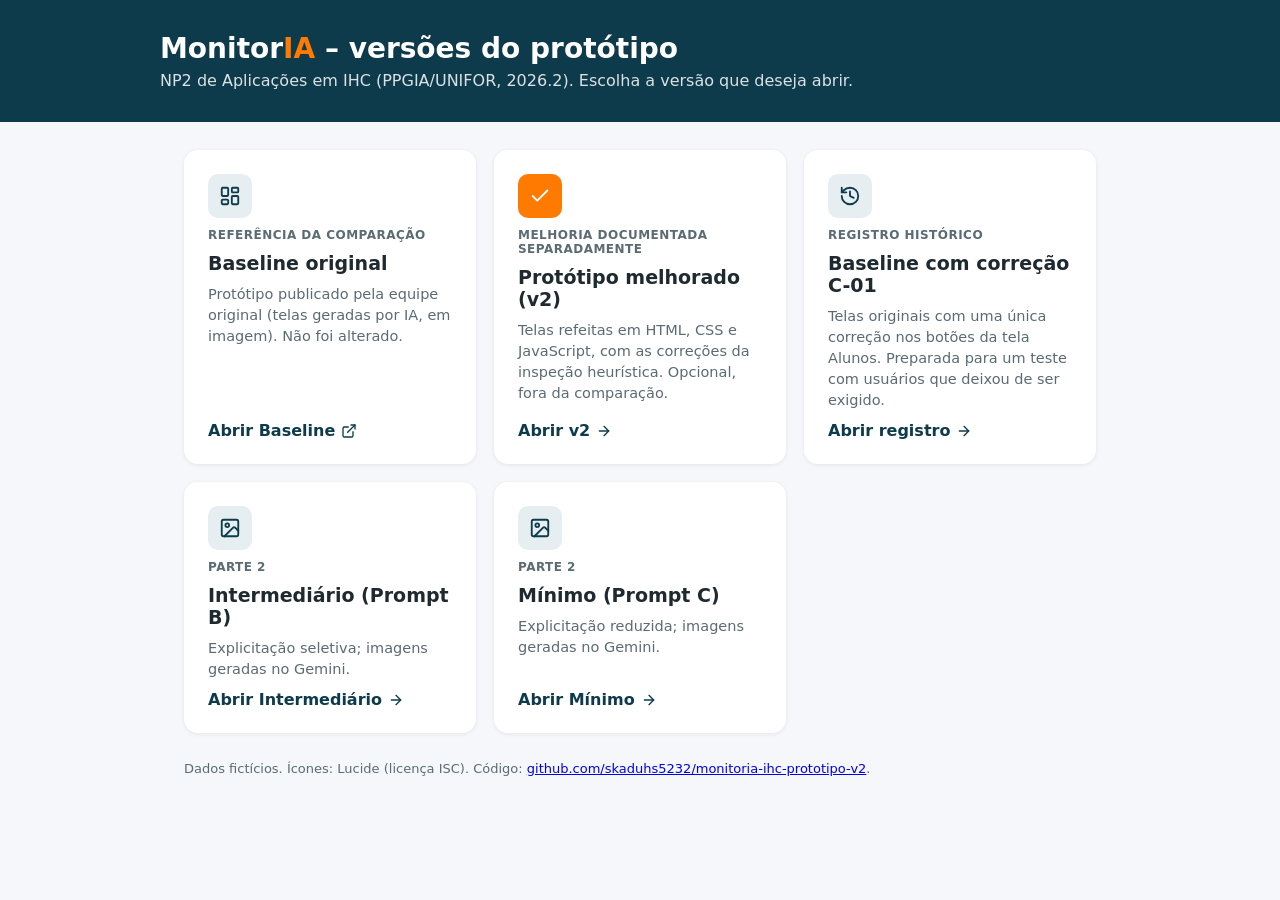
<file: index.html>
<!DOCTYPE html>
<html lang="pt-BR">
<head>
<meta charset="utf-8" />
<meta name="viewport" content="width=device-width, initial-scale=1" />
<title>MonitorIA – versões do protótipo (NP2 de IHC)</title>
<style>
:root{--azul:#0D3B4C;--laranja:#FF7A00;--fundo:#F5F7FA;--texto:#1f2a30;--muted:#5b6b73}
*{box-sizing:border-box}body{margin:0;font-family:system-ui,-apple-system,"Segoe UI",Roboto,Arial,sans-serif;background:var(--fundo);color:var(--texto)}
header{background:var(--azul);color:#fff;padding:32px 24px}header .wrap{max-width:960px;margin:0 auto}
h1{margin:0 0 6px;font-size:28px}h1 b{color:var(--laranja)}header p{margin:0;opacity:.85}
main{max-width:960px;margin:28px auto;padding:0 24px}
.grid{display:grid;grid-template-columns:repeat(auto-fit,minmax(260px,1fr));gap:18px}
a.card{display:flex;flex-direction:column;gap:10px;background:#fff;border-radius:14px;padding:22px;text-decoration:none;color:inherit;box-shadow:0 1px 4px rgba(0,0,0,.08);border:2px solid transparent}
a.card:hover,a.card:focus-visible{border-color:var(--laranja);outline:none}
.ico{width:44px;height:44px;border-radius:10px;display:flex;align-items:center;justify-content:center;background:#e6eef1;color:var(--azul)}
.card.main .ico{background:var(--laranja);color:#fff}
.card h2{margin:0;font-size:19px}.card p{margin:0;color:var(--muted);font-size:14.5px;line-height:1.45}
.tag{font-size:12px;font-weight:600;text-transform:uppercase;letter-spacing:.04em;color:var(--muted)}
.go{margin-top:auto;display:inline-flex;align-items:center;gap:6px;font-weight:600;color:var(--azul)}
footer{max-width:960px;margin:0 auto 32px;padding:0 24px;color:var(--muted);font-size:13px}
</style>
</head>
<body>
<header><div class="wrap">
<h1>Monitor<b>IA</b> – versões do protótipo</h1>
<p>NP2 de Aplicações em IHC (PPGIA/UNIFOR, 2026.2). Escolha a versão que deseja abrir.</p>
</div></header>
<main>
<div class="grid">
<a class="card" href="https://anapsaraujo100.github.io/monitoria-ihc-prototipo/">
<span class="ico"><svg xmlns="http://www.w3.org/2000/svg" width="22" height="22" viewBox="0 0 24 24" fill="none" stroke="currentColor" stroke-width="2" stroke-linecap="round" stroke-linejoin="round" aria-hidden="true" focusable="false"><rect width="7" height="9" x="3" y="3" rx="1" /> <rect width="7" height="5" x="14" y="3" rx="1" /> <rect width="7" height="9" x="14" y="12" rx="1" /> <rect width="7" height="5" x="3" y="16" rx="1" /></svg></span>
<span class="tag">Referência da comparação</span>
<h2>Baseline original</h2>
<p>Protótipo publicado pela equipe original (telas geradas por IA, em imagem). Não foi alterado.</p>
<span class="go">Abrir Baseline <svg xmlns="http://www.w3.org/2000/svg" width="16" height="16" viewBox="0 0 24 24" fill="none" stroke="currentColor" stroke-width="2" stroke-linecap="round" stroke-linejoin="round" aria-hidden="true" focusable="false"><path d="M15 3h6v6" /> <path d="M10 14 21 3" /> <path d="M18 13v6a2 2 0 0 1-2 2H5a2 2 0 0 1-2-2V8a2 2 0 0 1 2-2h6" /></svg></span>
</a>
<a class="card main" href="melhorado/">
<span class="ico"><svg xmlns="http://www.w3.org/2000/svg" width="22" height="22" viewBox="0 0 24 24" fill="none" stroke="currentColor" stroke-width="2" stroke-linecap="round" stroke-linejoin="round" aria-hidden="true" focusable="false"><path d="M20 6 9 17l-5-5" /></svg></span>
<span class="tag">Melhoria documentada separadamente</span>
<h2>Protótipo melhorado (v2)</h2>
<p>Telas refeitas em HTML, CSS e JavaScript, com as correções da inspeção heurística. Opcional, fora da comparação.</p>
<span class="go">Abrir v2 <svg xmlns="http://www.w3.org/2000/svg" width="16" height="16" viewBox="0 0 24 24" fill="none" stroke="currentColor" stroke-width="2" stroke-linecap="round" stroke-linejoin="round" aria-hidden="true" focusable="false"><path d="M5 12h14" /> <path d="m12 5 7 7-7 7" /></svg></span>
</a>
<a class="card" href="baseline-corrigido/">
<span class="ico"><svg xmlns="http://www.w3.org/2000/svg" width="22" height="22" viewBox="0 0 24 24" fill="none" stroke="currentColor" stroke-width="2" stroke-linecap="round" stroke-linejoin="round" aria-hidden="true" focusable="false"><path d="M3 12a9 9 0 1 0 9-9 9.75 9.75 0 0 0-6.74 2.74L3 8" /> <path d="M3 3v5h5" /> <path d="M12 7v5l4 2" /></svg></span>
<span class="tag">Registro histórico</span>
<h2>Baseline com correção C-01</h2>
<p>Telas originais com uma única correção nos botões da tela Alunos. Preparada para um teste com usuários que deixou de ser exigido.</p>
<span class="go">Abrir registro <svg xmlns="http://www.w3.org/2000/svg" width="16" height="16" viewBox="0 0 24 24" fill="none" stroke="currentColor" stroke-width="2" stroke-linecap="round" stroke-linejoin="round" aria-hidden="true" focusable="false"><path d="M5 12h14" /> <path d="m12 5 7 7-7 7" /></svg></span>
</a>
<a class="card" href="intermediario/">
<span class="ico"><svg xmlns="http://www.w3.org/2000/svg" width="22" height="22" viewBox="0 0 24 24" fill="none" stroke="currentColor" stroke-width="2" stroke-linecap="round" stroke-linejoin="round" aria-hidden="true" focusable="false"><rect width="18" height="18" x="3" y="3" rx="2" ry="2" /> <circle cx="9" cy="9" r="2" /> <path d="m21 15-3.086-3.086a2 2 0 0 0-2.828 0L6 21" /></svg></span>
<span class="tag">Parte 2</span>
<h2>Intermediário (Prompt B)</h2>
<p>Explicitação seletiva; imagens geradas no Gemini.</p>
<span class="go">Abrir Intermediário <svg xmlns="http://www.w3.org/2000/svg" width="16" height="16" viewBox="0 0 24 24" fill="none" stroke="currentColor" stroke-width="2" stroke-linecap="round" stroke-linejoin="round" aria-hidden="true" focusable="false"><path d="M5 12h14" /> <path d="m12 5 7 7-7 7" /></svg></span>
</a>
<a class="card" href="minimo/">
<span class="ico"><svg xmlns="http://www.w3.org/2000/svg" width="22" height="22" viewBox="0 0 24 24" fill="none" stroke="currentColor" stroke-width="2" stroke-linecap="round" stroke-linejoin="round" aria-hidden="true" focusable="false"><rect width="18" height="18" x="3" y="3" rx="2" ry="2" /> <circle cx="9" cy="9" r="2" /> <path d="m21 15-3.086-3.086a2 2 0 0 0-2.828 0L6 21" /></svg></span>
<span class="tag">Parte 2</span>
<h2>Mínimo (Prompt C)</h2>
<p>Explicitação reduzida; imagens geradas no Gemini.</p>
<span class="go">Abrir Mínimo <svg xmlns="http://www.w3.org/2000/svg" width="16" height="16" viewBox="0 0 24 24" fill="none" stroke="currentColor" stroke-width="2" stroke-linecap="round" stroke-linejoin="round" aria-hidden="true" focusable="false"><path d="M5 12h14" /> <path d="m12 5 7 7-7 7" /></svg></span>
</a>
</div>
</main>
<footer>Dados fictícios. Ícones: Lucide (licença ISC). Código: <a href="https://github.com/skaduhs5232/monitoria-ihc-prototipo-v2">github.com/skaduhs5232/monitoria-ihc-prototipo-v2</a>.</footer>
</body>
</html>
</file>
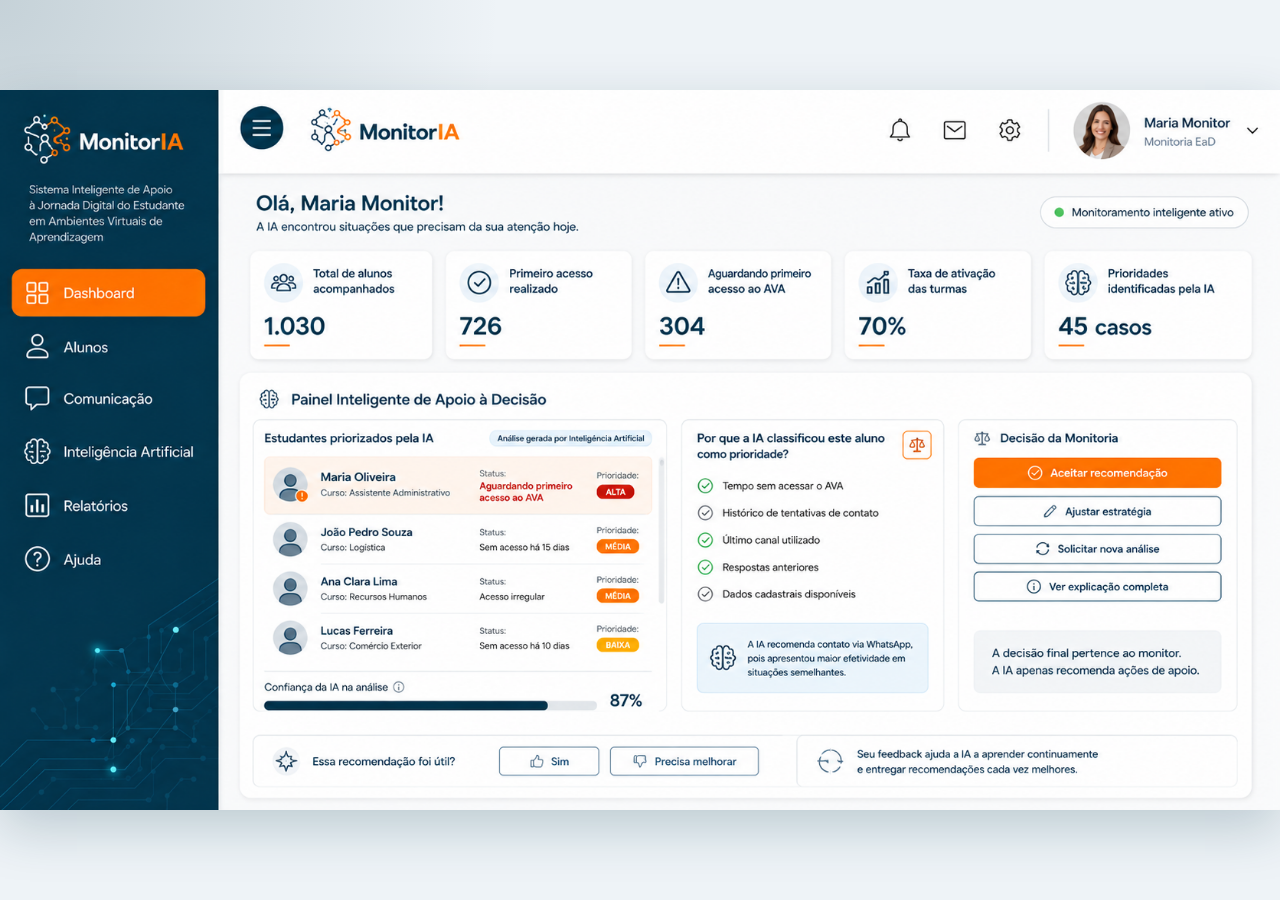
<file: baseline-corrigido/index.html>
<!DOCTYPE html>
<html lang="pt-BR">

<head>
  <meta charset="UTF-8" />
  <meta name="viewport" content="width=device-width, initial-scale=1.0" />

  <title>MonitorIA — Baseline com correção indispensável (C-01)</title>

  <link rel="stylesheet" href="style.css" />
</head>

<body>

  <main class="prototype-shell" aria-label="Protótipo navegável do sistema MonitorIA">

    <section class="stage" id="stage">

      <!-- Tela principal -->
      <img
        id="screenImage"
        class="screen-image"
        src="assets/dashboard.png"
        alt="Tela Dashboard do MonitorIA"
      />

      <!-- MENU LATERAL CLICÁVEL -->

      <button
        class="hotspot nav-hotspot"
        style="--top:25.5%; --left:1.1%; --width:14.8%; --height:6.7%;"
        data-screen="dashboard"
        aria-label="Abrir Dashboard">
      </button>

      <button
        class="hotspot nav-hotspot"
        style="--top:33.6%; --left:1.1%; --width:14.8%; --height:6.7%;"
        data-screen="alunos"
        aria-label="Abrir Alunos">
      </button>

      <button
        class="hotspot nav-hotspot"
        style="--top:39.6%; --left:1.1%; --width:14.8%; --height:6.7%;"
        data-screen="comunicacao"
        aria-label="Abrir Comunicação">
      </button>

      <button
        class="hotspot nav-hotspot"
        style="--top:47.6%; --left:1.1%; --width:14.8%; --height:6.7%;"
        data-screen="ia"
        aria-label="Abrir Inteligência Artificial">
      </button>

      <button
        class="hotspot nav-hotspot"
        style="--top:53.5%; --left:1.1%; --width:14.8%; --height:6.7%;"
        data-screen="relatorios"
        aria-label="Abrir Relatórios">
      </button>

      <button
        class="hotspot nav-hotspot"
        style="--top:60.5%; --left:1.1%; --width:14.8%; --height:6.7%;"
        data-screen="ajuda"
        aria-label="Abrir Ajuda">
      </button>

      <!-- BOTÕES INTERNOS – Dashboard (originais) -->
      <button class="hotspot action-hotspot" data-only="dashboard" style="--top:51%; --left:75%; --width:20%; --height:4.5%;" data-action="Ação simulada realizada pela monitoria." aria-label="Aceitar recomendação"></button>
      <button class="hotspot action-hotspot" data-only="dashboard" style="--top:57%; --left:75%; --width:20%; --height:4.5%;" data-action="Estratégia aberta para ajuste." aria-label="Ajustar estratégia"></button>
      <button class="hotspot action-hotspot" data-only="dashboard" style="--top:63%; --left:75%; --width:20%; --height:4.5%;" data-action="Nova análise solicitada à IA." aria-label="Solicitar nova análise"></button>
      <button class="hotspot action-hotspot" data-only="dashboard" style="--top:69%; --left:75%; --width:20%; --height:4.5%;" data-explain="dashboard" aria-label="Ver explicação completa"></button>

      <!-- CORREÇÃO C-01 (E1-02/E1-16) – Alunos: um botão por ação, nas coordenadas da imagem -->
      <button class="hotspot action-hotspot exact" data-only="alunos" style="--top:68.9%; --left:70.1%; --width:26.6%; --height:3%;" data-action="Dados cadastrais de João Pereira marcados para atualização pela monitoria." aria-label="Atualizar dados cadastrais"></button>
      <button class="hotspot action-hotspot exact" data-only="alunos" style="--top:72.6%; --left:70.1%; --width:26.6%; --height:3%;" data-action="Canal de comunicação de João Pereira alterado pela monitoria." aria-label="Alterar canal de comunicação"></button>
      <button class="hotspot action-hotspot exact" data-only="alunos" style="--top:76.4%; --left:70.1%; --width:26.6%; --height:3%;" data-action="Nova análise da IA solicitada para João Pereira." aria-label="Solicitar nova análise da IA"></button>
      <button class="hotspot action-hotspot exact" data-only="alunos" style="--top:80.0%; --left:70.1%; --width:26.6%; --height:3%;" data-action="Recomendação da IA rejeitada pela monitoria." aria-label="Rejeitar recomendação"></button>
      <button class="hotspot action-hotspot exact" data-only="alunos" style="--top:83.9%; --left:70.1%; --width:26.6%; --height:3%;" data-action="Intervenção manual registrada pela monitoria." aria-label="Registrar intervenção manual"></button>

      <!-- CORREÇÃO E1-16: explicação real -->
      <div id="explain" class="explain" role="dialog" aria-label="Explicação completa da IA" hidden>
        <h2>Explicação completa da IA – Maria Oliveira</h2>
        <p><b>Recomendação:</b> contato via WhatsApp, que apresentou maior efetividade em situações semelhantes.</p>
        <p><b>Fatores considerados:</b> tempo sem acessar o AVA; histórico de tentativas de contato; último canal utilizado; respostas anteriores; dados cadastrais disponíveis.</p>
        <p><b>Confiança da IA na análise:</b> 87%.</p>
        <p>A decisão final pertence ao monitor. A IA apenas recomenda ações de apoio.</p>
        <button id="explainClose" type="button">Fechar</button>
      </div>

      <!-- Mensagem simulada -->
      <div
        id="toast"
        class="toast"
        role="status"
        aria-live="polite">
      </div>

    </section>

  </main>

  <script src="script.js"></script>

</body>

</html>
</file>
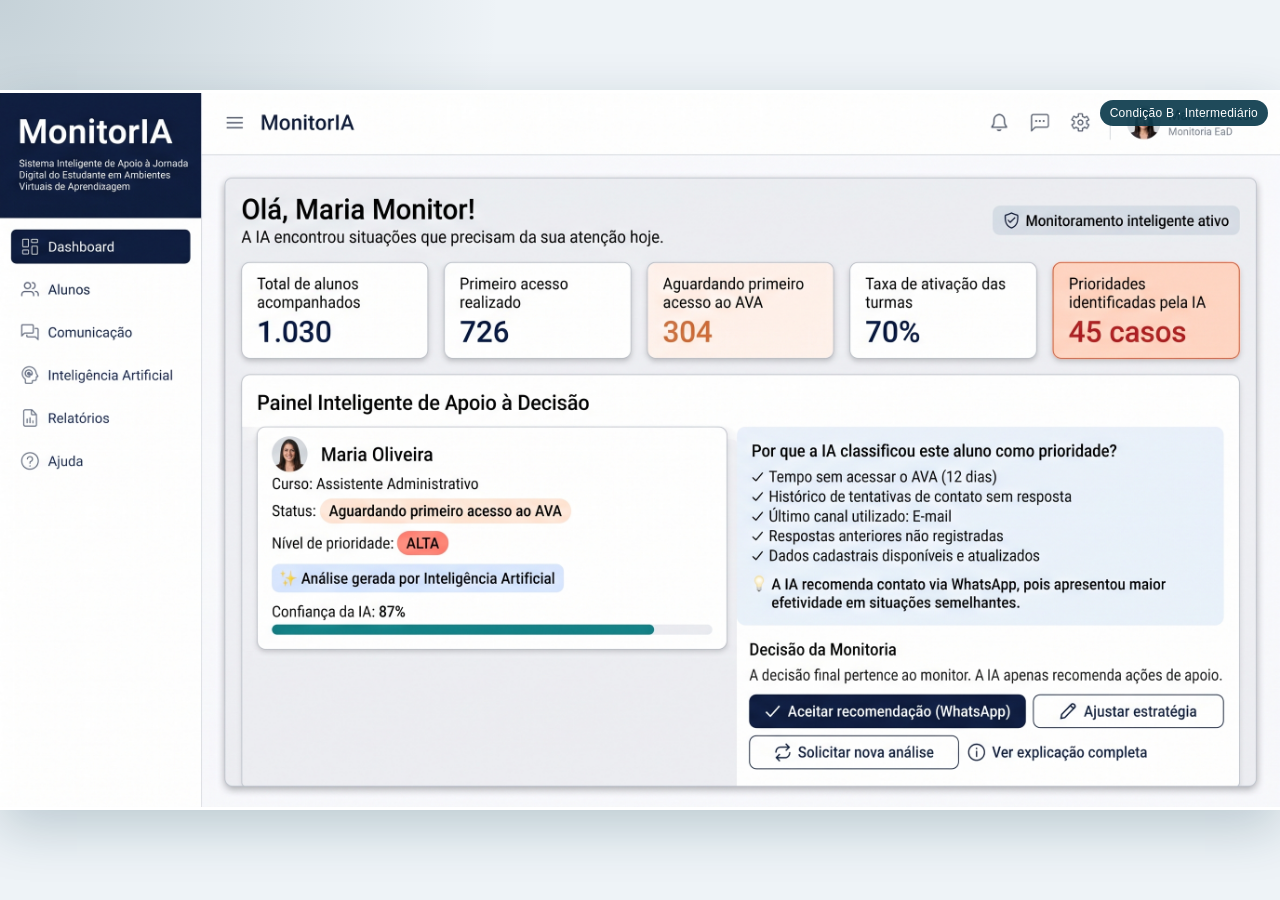
<file: intermediario/index.html>
<!DOCTYPE html>
<html lang="pt-BR">
<head>
  <meta charset="UTF-8" />
  <meta name="viewport" content="width=device-width, initial-scale=1.0" />
  <title>MonitorIA — Condição B (Intermediário)</title>
  <link rel="stylesheet" href="style.css" />
</head>
<body>
  <main class="prototype-shell" aria-label="Protótipo navegável MonitorIA — condição B">
    <section class="stage" id="stage">
      <span class="badge" aria-hidden="true">Condição B · Intermediário</span>

      <img
        id="screenImage"
        class="screen-image"
        src="B_P1_dashboard.png"
        alt="Dashboard do MonitorIA (B)"
      />

      <!-- MENU LATERAL — geometria do Baseline (invólucro constante) -->
      <button class="hotspot nav-hotspot" style="--top:25.5%; --left:1.1%; --width:14.8%; --height:6.7%;" data-screen="dashboard" aria-label="Abrir Dashboard"></button>
      <button class="hotspot nav-hotspot" style="--top:33.6%; --left:1.1%; --width:14.8%; --height:6.7%;" data-screen="alunos" aria-label="Abrir Alunos"></button>
      <button class="hotspot nav-hotspot" style="--top:39.6%; --left:1.1%; --width:14.8%; --height:6.7%;" data-screen="comunicacao" aria-label="Abrir Comunicação"></button>
      <button class="hotspot nav-hotspot" style="--top:47.6%; --left:1.1%; --width:14.8%; --height:6.7%;" data-screen="ia" aria-label="Abrir Inteligência Artificial"></button>
      <button class="hotspot nav-hotspot" style="--top:53.5%; --left:1.1%; --width:14.8%; --height:6.7%;" data-screen="relatorios" aria-label="Abrir Relatórios"></button>
      <button class="hotspot nav-hotspot" style="--top:60.5%; --left:1.1%; --width:14.8%; --height:6.7%;" data-screen="ajuda" aria-label="Abrir Ajuda"></button>

      <!-- Ações simuladas (Dashboard) — mesmas regiões do Baseline -->
      <button class="hotspot action-hotspot" data-only="dashboard" style="--top:51%; --left:75%; --width:20%; --height:4.5%;" data-action="Aceitar recomendação: ação registrada (simulada)." aria-label="Aceitar recomendação"></button>
      <button class="hotspot action-hotspot" data-only="dashboard" style="--top:57%; --left:75%; --width:20%; --height:4.5%;" data-action="Ajustar estratégia: ação registrada (simulada)." aria-label="Ajustar estratégia"></button>
      <button class="hotspot action-hotspot" data-only="dashboard" style="--top:63%; --left:75%; --width:20%; --height:4.5%;" data-action="Solicitar nova análise: ação registrada (simulada)." aria-label="Solicitar nova análise"></button>
      <button class="hotspot action-hotspot" data-only="dashboard" style="--top:69%; --left:75%; --width:20%; --height:4.5%;" data-action="Ver explicação completa: ação registrada (simulada)." aria-label="Ver explicação completa"></button>

      <!-- Ações simuladas (Alunos) — regiões Baseline -->
      <button class="hotspot action-hotspot" data-only="alunos" style="--top:68.9%; --left:70.1%; --width:26.6%; --height:3%;" data-action="Atualizar dados cadastrais: ação registrada (simulada)." aria-label="Atualizar dados cadastrais"></button>
      <button class="hotspot action-hotspot" data-only="alunos" style="--top:72.6%; --left:70.1%; --width:26.6%; --height:3%;" data-action="Alterar canal de comunicação: ação registrada (simulada)." aria-label="Alterar canal de comunicação"></button>
      <button class="hotspot action-hotspot" data-only="alunos" style="--top:76.4%; --left:70.1%; --width:26.6%; --height:3%;" data-action="Solicitar nova análise da IA: ação registrada (simulada)." aria-label="Solicitar nova análise da IA"></button>
      <button class="hotspot action-hotspot" data-only="alunos" style="--top:80.0%; --left:70.1%; --width:26.6%; --height:3%;" data-action="Rejeitar recomendação: ação registrada (simulada)." aria-label="Rejeitar recomendação"></button>
      <button class="hotspot action-hotspot" data-only="alunos" style="--top:83.9%; --left:70.1%; --width:26.6%; --height:3%;" data-action="Registrar intervenção manual: ação registrada (simulada)." aria-label="Registrar intervenção manual"></button>

      <div id="toast" class="toast" role="status" aria-live="polite"></div>
    </section>
  </main>
  <script>window.MONITORIA_CONDITION = 'B';</script>
  <script src="script.js"></script>
</body>
</html>
</file>
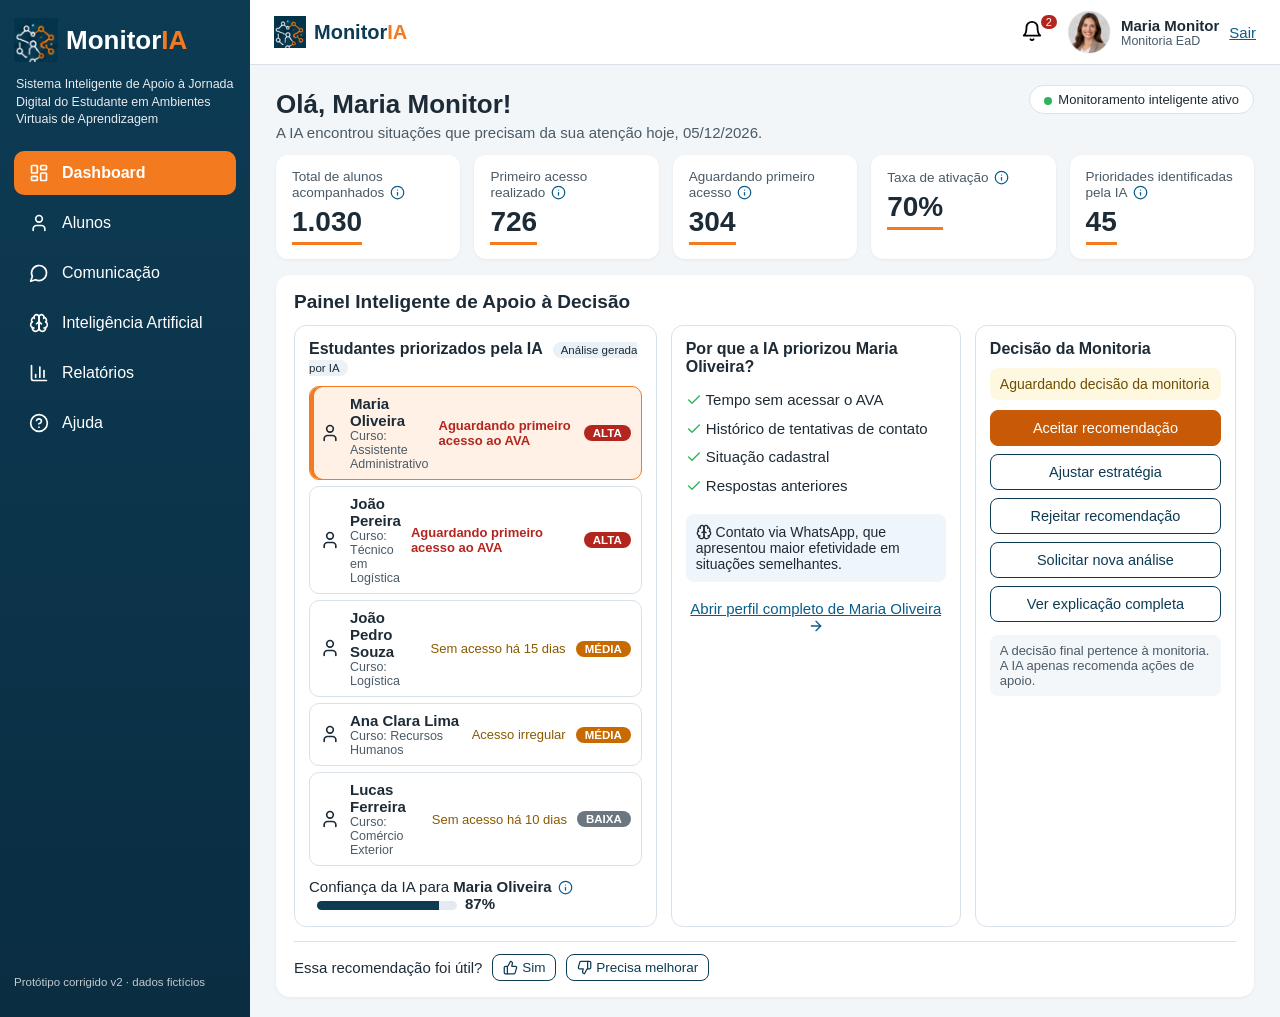
<file: melhorado/index.html>
<!DOCTYPE html>
<html lang="pt-BR">
<head>
  <meta charset="UTF-8" />
  <meta name="viewport" content="width=device-width, initial-scale=1.0" />
  <title>MonitorIA — Protótipo corrigido (v2)</title>
  <link rel="stylesheet" href="style.css" />
</head>
<body>
  <a class="skip" href="#conteudo">Pular para o conteúdo</a>
  <div class="app">
    <aside class="sidebar" aria-label="Menu principal">
      <div class="brand"><img src="assets/logo-icon.png" alt="" width="44" height="44" /><span>Monitor<b>IA</b></span></div>
      <p class="tagline">Sistema Inteligente de Apoio à Jornada Digital do Estudante em Ambientes Virtuais de Aprendizagem</p>
      <nav>
        <ul class="nav">
          <li><button data-view="dashboard"><span class="ico" data-icon="layout-dashboard" data-size="20"></span>Dashboard</button></li>
          <li><button data-view="alunos"><span class="ico" data-icon="user" data-size="20"></span>Alunos</button></li>
          <li><button data-view="comunicacao"><span class="ico" data-icon="message-circle" data-size="20"></span>Comunicação</button></li>
          <li><button data-view="ia"><span class="ico" data-icon="brain" data-size="20"></span>Inteligência Artificial</button></li>
          <li><button data-view="relatorios"><span class="ico" data-icon="chart-column" data-size="20"></span>Relatórios</button></li>
          <li><button data-view="ajuda"><span class="ico" data-icon="circle-help" data-size="20"></span>Ajuda</button></li>
        </ul>
      </nav>
      <p class="version">Protótipo corrigido v2 · dados fictícios</p>
    </aside>

    <div class="main">
      <header class="topbar">
        <div class="brand small"><img src="assets/logo-icon.png" alt="" width="32" height="32" /><span>Monitor<b>IA</b></span></div>
        <div class="top-actions">
          <button class="icon-btn" id="btnNotif" aria-label="Notificações"><span data-icon="bell" data-size="22"></span><span class="badge" id="notifCount">2</span></button>
          <div class="user">
            <img src="assets/avatar-maria.png" alt="" width="44" height="44" />
            <div><strong>Maria Monitor</strong><small>Monitoria EaD</small></div>
            <button class="link" id="btnSair">Sair</button>
          </div>
        </div>
      </header>
      <main id="conteudo" tabindex="-1"></main>
    </div>
  </div>

  <div id="toast" class="toast" role="status" aria-live="polite"></div>
  <dialog id="dialog" aria-labelledby="dlgTitle">
    <form method="dialog" class="dlg">
      <h2 id="dlgTitle"></h2>
      <div id="dlgBody"></div>
      <div class="dlg-actions" id="dlgActions"></div>
    </form>
  </dialog>

  <script src="icons.js"></script>
  <script src="data.js"></script>
  <script src="app.js"></script>
</body>
</html>
</file>
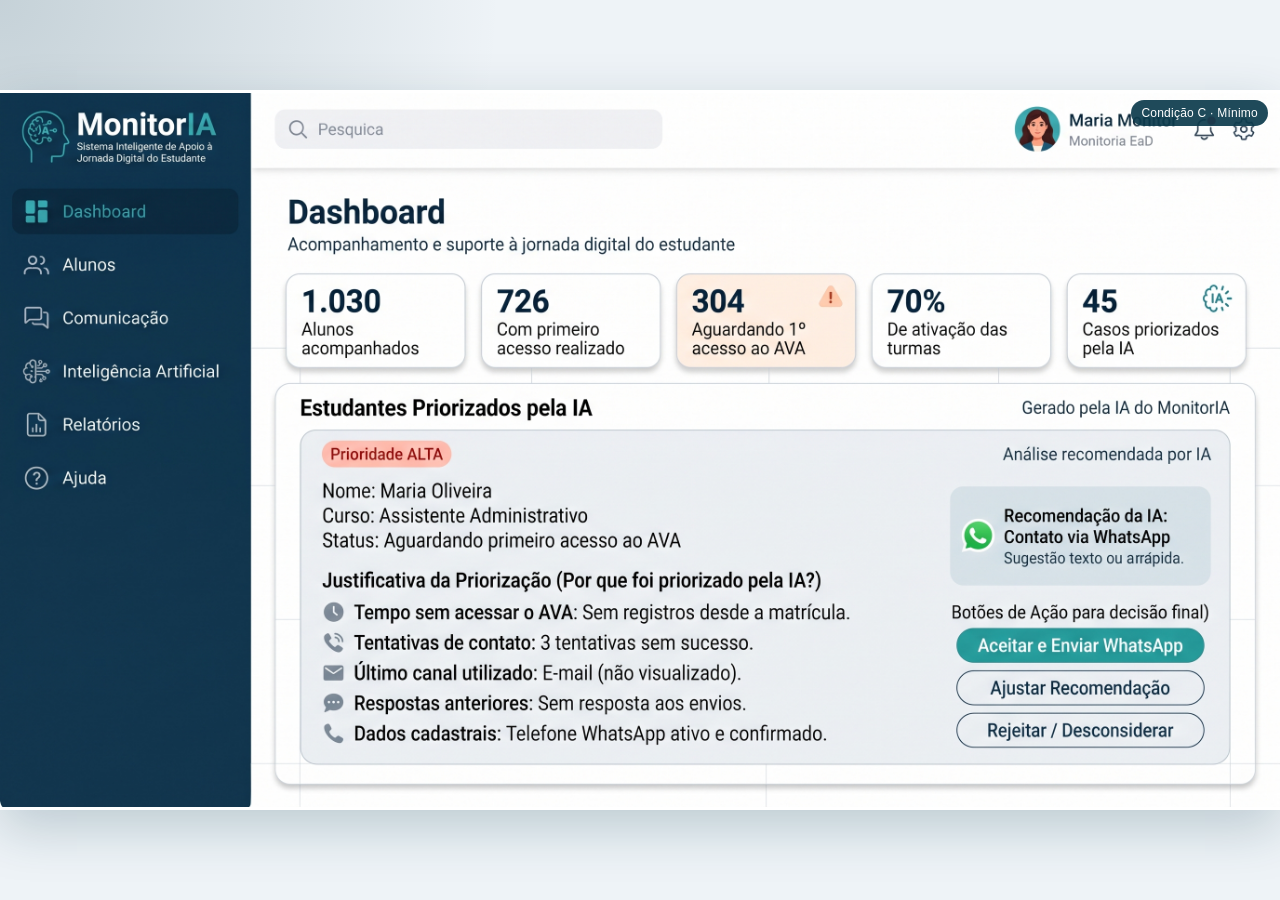
<file: minimo/index.html>
<!DOCTYPE html>
<html lang="pt-BR">
<head>
  <meta charset="UTF-8" />
  <meta name="viewport" content="width=device-width, initial-scale=1.0" />
  <title>MonitorIA — Condição C (Mínimo)</title>
  <link rel="stylesheet" href="style.css" />
</head>
<body>
  <main class="prototype-shell" aria-label="Protótipo navegável MonitorIA — condição C">
    <section class="stage" id="stage">
      <span class="badge" aria-hidden="true">Condição C · Mínimo</span>

      <img
        id="screenImage"
        class="screen-image"
        src="C_P1_dashboard.png"
        alt="Dashboard do MonitorIA (C)"
      />

      <!-- MENU LATERAL — geometria do Baseline (invólucro constante) -->
      <button class="hotspot nav-hotspot" style="--top:25.5%; --left:1.1%; --width:14.8%; --height:6.7%;" data-screen="dashboard" aria-label="Abrir Dashboard"></button>
      <button class="hotspot nav-hotspot" style="--top:33.6%; --left:1.1%; --width:14.8%; --height:6.7%;" data-screen="alunos" aria-label="Abrir Alunos"></button>
      <button class="hotspot nav-hotspot" style="--top:39.6%; --left:1.1%; --width:14.8%; --height:6.7%;" data-screen="comunicacao" aria-label="Abrir Comunicação"></button>
      <button class="hotspot nav-hotspot" style="--top:47.6%; --left:1.1%; --width:14.8%; --height:6.7%;" data-screen="ia" aria-label="Abrir Inteligência Artificial"></button>
      <button class="hotspot nav-hotspot" style="--top:53.5%; --left:1.1%; --width:14.8%; --height:6.7%;" data-screen="relatorios" aria-label="Abrir Relatórios"></button>
      <button class="hotspot nav-hotspot" style="--top:60.5%; --left:1.1%; --width:14.8%; --height:6.7%;" data-screen="ajuda" aria-label="Abrir Ajuda"></button>

      <button class="hotspot action-hotspot" data-only="dashboard" style="--top:51%; --left:75%; --width:20%; --height:4.5%;" data-action="Aceitar recomendação: ação registrada (simulada)." aria-label="Aceitar recomendação"></button>
      <button class="hotspot action-hotspot" data-only="dashboard" style="--top:57%; --left:75%; --width:20%; --height:4.5%;" data-action="Ajustar estratégia: ação registrada (simulada)." aria-label="Ajustar estratégia"></button>
      <button class="hotspot action-hotspot" data-only="dashboard" style="--top:63%; --left:75%; --width:20%; --height:4.5%;" data-action="Solicitar nova análise: ação registrada (simulada)." aria-label="Solicitar nova análise"></button>
      <button class="hotspot action-hotspot" data-only="dashboard" style="--top:69%; --left:75%; --width:20%; --height:4.5%;" data-action="Ver explicação completa: ação registrada (simulada)." aria-label="Ver explicação completa"></button>

      <button class="hotspot action-hotspot" data-only="alunos" style="--top:68.9%; --left:70.1%; --width:26.6%; --height:3%;" data-action="Atualizar dados cadastrais: ação registrada (simulada)." aria-label="Atualizar dados cadastrais"></button>
      <button class="hotspot action-hotspot" data-only="alunos" style="--top:72.6%; --left:70.1%; --width:26.6%; --height:3%;" data-action="Alterar canal de comunicação: ação registrada (simulada)." aria-label="Alterar canal de comunicação"></button>
      <button class="hotspot action-hotspot" data-only="alunos" style="--top:76.4%; --left:70.1%; --width:26.6%; --height:3%;" data-action="Solicitar nova análise da IA: ação registrada (simulada)." aria-label="Solicitar nova análise da IA"></button>
      <button class="hotspot action-hotspot" data-only="alunos" style="--top:80.0%; --left:70.1%; --width:26.6%; --height:3%;" data-action="Rejeitar recomendação: ação registrada (simulada)." aria-label="Rejeitar recomendação"></button>
      <button class="hotspot action-hotspot" data-only="alunos" style="--top:83.9%; --left:70.1%; --width:26.6%; --height:3%;" data-action="Registrar intervenção manual: ação registrada (simulada)." aria-label="Registrar intervenção manual"></button>

      <div id="toast" class="toast" role="status" aria-live="polite"></div>
    </section>
  </main>
  <script>window.MONITORIA_CONDITION = 'C';</script>
  <script src="script.js"></script>
</body>
</html>
</file>
<file: baseline-corrigido/style.css>
:root {
  --azul-petroleo: #0D3B4C;
  --laranja: #FF7A00;
  --branco: #FFFFFF;
  --sombra: 0 18px 50px rgba(13, 59, 76, .22);
}

* { box-sizing: border-box; }

body {
  margin: 0;
  min-height: 100vh;
  display: grid;
  place-items: center;
  background: radial-gradient(circle at top left, rgba(13,59,76,.18), transparent 32%), #eef3f7;
  font-family: Arial, Helvetica, sans-serif;
}

.prototype-shell {
  width: min(100vw, 1672px);
  aspect-ratio: 1672 / 941;
  background: var(--branco);
  box-shadow: var(--sombra);
  overflow: hidden;
}

.stage {
  position: relative;
  width: 100%;
  height: 100%;
  background: var(--branco);
}

.screen-image {
  position: absolute;
  inset: 0;
  width: 100%;
  height: 100%;
  object-fit: contain;
  opacity: 1;
  transition: opacity .26s ease, transform .26s ease;
  user-select: none;
  pointer-events: none;
}

.screen-image.is-changing {
  opacity: .35;
  transform: scale(.997);
}

.hotspot {
  position: absolute;
  top: calc(var(--top) - 10px);
  left: var(--left);
  width: var(--width);
  height: calc(var(--height) + 20px);
  border: 0;
  background: transparent;
  cursor: pointer;
  border-radius: 18px;
  z-index: 10;
}

.hotspot:focus-visible {
  outline: 3px solid rgba(255, 122, 0, .85);
  outline-offset: 3px;
  background: rgba(255, 122, 0, .08);
}

.nav-hotspot:hover { background: transparent;; }
.action-hotspot:hover { background: rgba(13, 59, 76, .06); }

.toast {
  position: absolute;
  right: 3.2%;
  bottom: 3.2%;
  max-width: 360px;
  padding: 14px 18px;
  border-radius: 16px;
  background: rgba(13, 59, 76, .96);
  color: white;
  font-size: clamp(12px, .85vw, 15px);
  box-shadow: 0 12px 28px rgba(13, 59, 76, .28);
  transform: translateY(18px);
  opacity: 0;
  pointer-events: none;
  transition: opacity .24s ease, transform .24s ease;
}

.toast.show {
  opacity: 1;
  transform: translateY(0);
}

@media (max-width: 900px) {
  body { align-items: start; background: #eef3f7; }
  .prototype-shell { width: 100vw; box-shadow: none; }
}


/* Correção C-01 */
.hotspot.exact { top: var(--top); height: var(--height); border-radius: 6px; }
.hotspot[hidden] { display: none; }
.explain { position: absolute; right: 3%; top: 18%; width: 34%; background: #fff; color: #0D3B4C; border: 2px solid #0D3B4C; border-radius: 14px; padding: 16px 20px; z-index: 20; box-shadow: 0 12px 28px rgba(13,59,76,.28); font-size: clamp(12px, .9vw, 15px); }
.explain h2 { margin: 0 0 8px; font-size: 1.15em; }
.explain button { margin-top: 6px; padding: 8px 14px; border-radius: 8px; border: 0; background: #0D3B4C; color: #fff; cursor: pointer; }
</file>
<file: intermediario/style.css>
:root {
  --azul-petroleo: #0D3B4C;
  --laranja: #FF7A00;
  --branco: #FFFFFF;
  --sombra: 0 18px 50px rgba(13, 59, 76, .22);
}

* { box-sizing: border-box; }

body {
  margin: 0;
  min-height: 100vh;
  display: grid;
  place-items: center;
  background: radial-gradient(circle at top left, rgba(13,59,76,.18), transparent 32%), #eef3f7;
  font-family: Arial, Helvetica, sans-serif;
}

.prototype-shell {
  width: min(100vw, 1672px);
  aspect-ratio: 1672 / 941;
  background: var(--branco);
  box-shadow: var(--sombra);
  overflow: hidden;
}

.stage {
  position: relative;
  width: 100%;
  height: 100%;
  background: var(--branco);
}

.screen-image {
  position: absolute;
  inset: 0;
  width: 100%;
  height: 100%;
  object-fit: contain;
  opacity: 1;
  transition: opacity .26s ease, transform .26s ease;
  user-select: none;
  pointer-events: none;
}

.screen-image.is-changing {
  opacity: .35;
  transform: scale(.997);
}

.hotspot {
  position: absolute;
  top: calc(var(--top) - 10px);
  left: var(--left);
  width: var(--width);
  height: calc(var(--height) + 20px);
  border: 0;
  background: transparent;
  cursor: pointer;
  border-radius: 18px;
  z-index: 10;
}

.hotspot:focus-visible {
  outline: 3px solid rgba(255, 122, 0, .85);
  outline-offset: 3px;
  background: rgba(255, 122, 0, .08);
}

.nav-hotspot:hover { background: transparent; }
.action-hotspot:hover { background: rgba(13, 59, 76, .06); }

.toast {
  position: absolute;
  right: 3.2%;
  bottom: 3.2%;
  max-width: 360px;
  padding: 14px 18px;
  border-radius: 16px;
  background: rgba(13, 59, 76, .96);
  color: white;
  font-size: clamp(12px, .85vw, 15px);
  box-shadow: 0 12px 28px rgba(13, 59, 76, .28);
  transform: translateY(18px);
  opacity: 0;
  pointer-events: none;
  transition: opacity .24s ease, transform .24s ease;
}

.toast.show {
  opacity: 1;
  transform: translateY(0);
}

.badge {
  position: absolute;
  top: 10px;
  right: 12px;
  z-index: 20;
  background: rgba(13,59,76,.92);
  color: #fff;
  font-size: 12px;
  padding: 6px 10px;
  border-radius: 999px;
  letter-spacing: .02em;
}

@media (max-width: 900px) {
  body { align-items: start; background: #eef3f7; }
  .prototype-shell { width: 100vw; box-shadow: none; }
}
</file>
<file: melhorado/style.css>
:root{--navy:#0d3b54;--navy2:#0a2d42;--orange:#f47a1f;--orange-d:#c85a07;--bg:#f3f6f9;--card:#fff;--text:#1d2b36;--muted:#4a5a66;--line:#d9e2ea;--red:#b3261e;--green:#1e7a3c;--yellow:#8a5a00}
*{box-sizing:border-box}body{margin:0;font-family:"Segoe UI",Roboto,Arial,sans-serif;color:var(--text);background:var(--bg);font-size:15px}
.skip{position:absolute;left:-999px}.skip:focus{left:8px;top:8px;background:#fff;padding:8px;z-index:99}
.app{display:flex;min-height:100vh}
.sidebar{width:250px;background:linear-gradient(180deg,var(--navy),var(--navy2));color:#fff;padding:18px 14px;flex-shrink:0;display:flex;flex-direction:column}
.brand{display:flex;align-items:center;gap:8px;font-size:26px;font-weight:600}.brand b{color:var(--orange)}.brand.small{font-size:20px;color:var(--navy)}
.tagline{font-size:12.5px;line-height:1.4;opacity:.9;margin:14px 2px 22px}
.nav{list-style:none;margin:0;padding:0;display:flex;flex-direction:column;gap:6px}
.nav button{width:100%;display:flex;align-items:center;gap:12px;background:none;border:0;color:#fff;font-size:16px;padding:12px 14px;border-radius:10px;cursor:pointer;text-align:left}
.nav button:hover{background:rgba(255,255,255,.12)}.nav button.active{background:var(--orange);color:#fff;font-weight:600}
.nav .ico{width:22px;text-align:center}.version{margin-top:auto;font-size:11.5px;opacity:.75}
button:focus-visible,input:focus-visible,select:focus-visible,textarea:focus-visible,summary:focus-visible{outline:3px solid #ffb36b;outline-offset:2px}
.main{flex:1;min-width:0;display:flex;flex-direction:column}
.topbar{display:flex;justify-content:space-between;align-items:center;background:#fff;padding:10px 24px;border-bottom:1px solid var(--line)}
.top-actions{display:flex;align-items:center;gap:18px}.user{display:flex;align-items:center;gap:10px}.user img{border-radius:50%}.user small{display:block;color:var(--muted)}
.icon-btn{position:relative;background:none;border:0;font-size:20px;cursor:pointer}.badge{position:absolute;top:-4px;right:-8px;background:var(--red);color:#fff;font-size:11px;border-radius:9px;padding:1px 5px}
main{padding:20px 26px;outline:none}
.page-head{display:flex;justify-content:space-between;align-items:flex-start;margin-bottom:14px}.page-head h1{margin:4px 0;font-size:26px}.page-head p{margin:0;color:var(--muted)}
.pill{background:#fff;border:1px solid var(--line);border-radius:20px;padding:6px 14px;font-size:13px}.pill.on:before{content:"";display:inline-block;width:8px;height:8px;border-radius:50%;background:#2fb35c;margin-right:6px;vertical-align:middle}
.cards{display:grid;grid-template-columns:repeat(5,1fr);gap:14px;margin-bottom:16px}.cards.four{grid-template-columns:repeat(4,1fr)}
.card{background:var(--card);border-radius:12px;padding:14px 16px;box-shadow:0 1px 3px rgba(0,0,0,.06)}
.kpi span{display:block;color:var(--muted);font-size:13.5px}.kpi strong{display:block;font-size:28px;margin-top:6px;border-bottom:3px solid var(--orange);width:max-content;padding-bottom:4px}
.panel{background:var(--card);border-radius:14px;padding:16px 18px;box-shadow:0 1px 3px rgba(0,0,0,.06)}.panel h2{margin:0 0 12px;font-size:19px}
.grid3{display:grid;grid-template-columns:1.25fr 1fr .9fr;gap:14px}.grid2{display:grid;grid-template-columns:1fr 1.2fr;gap:14px;margin-bottom:14px}
.box{border:1px solid var(--line);border-radius:12px;padding:14px}.box h3{margin:0 0 10px;font-size:16px}.box h4{margin:14px 0 6px}
.box.atencao{background:#fff6ef;border-color:#f7c9a3}
.tag{font-size:11.5px;background:#eaf1f7;border-radius:10px;padding:2px 8px;font-weight:400;margin-left:6px}.tag.warn{background:#fdecea;color:var(--red)}
.lista{list-style:none;margin:0;padding:0;display:flex;flex-direction:column;gap:6px}
.row{width:100%;display:grid;grid-template-columns:auto 1fr auto auto;gap:10px;align-items:center;background:#fff;border:1px solid var(--line);border-radius:10px;padding:8px 10px;cursor:pointer;text-align:left;font:inherit;color:inherit}
.grid2 .row{grid-template-columns:1fr auto auto}.row:hover{border-color:var(--orange)}.row.sel{background:#fff1e6;border-color:var(--orange);box-shadow:inset 4px 0 0 var(--orange)}
.who small{display:block;color:var(--muted)}.av{font-size:20px}
.st{font-size:13px}.st.critico{color:var(--red);font-weight:600}.st.alerta{color:var(--yellow)}
.prio{font-size:11.5px;font-weight:700;border-radius:10px;padding:2px 9px;color:#fff}.prio.alta{background:var(--red)}.prio.media{background:#c76a00}.prio.baixa{background:#6b7680}
.bar{display:inline-block;width:140px;height:9px;background:#e4eaf0;border-radius:5px;vertical-align:middle;margin:0 8px;overflow:hidden}.bar i{display:block;height:100%;background:var(--navy)}
.conf{margin:12px 0 0}.checks{list-style:none;padding:0;margin:0 0 10px;line-height:1.9}.checks li{color:var(--text)}
.hint{background:#eef5fb;border-radius:8px;padding:10px;font-size:14px}
.acoes{display:flex;flex-direction:column;gap:8px;margin:10px 0}.row-acoes{flex-direction:row;flex-wrap:wrap}
.btn{font:inherit;font-size:14.5px;padding:9px 14px;border-radius:8px;border:1.5px solid var(--navy);background:#fff;color:var(--navy);cursor:pointer}
.btn:hover{background:#eef4f8}.btn.primary{background:var(--orange-d);border-color:var(--orange-d);color:#fff}.btn.primary:hover{background:#a94b05}
.btn.small{padding:5px 10px;font-size:13.5px}.btn.on{background:var(--navy);color:#fff}
.link{background:none;border:0;color:#0b5c8a;font:inherit;cursor:pointer;padding:4px 0;text-decoration:underline}.link.light{color:#ffd2a8}
.nota{font-size:13px;color:var(--muted);background:#f4f7fa;border-radius:8px;padding:8px 10px}
.estado{border-radius:8px;padding:8px 10px;margin:0 0 6px;font-size:14px}.estado.pendente{background:#fff8e1;color:#6b4e00}.estado.feito{background:#e7f5ec;color:var(--green)}.estado small{color:var(--muted)}
.feedback{display:flex;gap:10px;align-items:center;margin-top:14px;border-top:1px solid var(--line);padding-top:12px}
.info{background:none;border:0;color:#0b5c8a;cursor:pointer;font-size:14px;padding:0 2px}
.filtros{display:flex;gap:16px;margin-bottom:12px;flex-wrap:wrap}.filtros label,.dlg label,.busca,.msg,label{display:flex;flex-direction:column;gap:4px;font-size:13.5px;color:var(--muted)}
input,select,textarea{font:inherit;color:var(--text);padding:8px 10px;border:1px solid #9fb0bf;border-radius:8px;background:#fff}
.chk{flex-direction:row!important;align-items:center;gap:8px!important;color:var(--text)!important;margin-bottom:6px}
.tabela{width:100%;border-collapse:collapse}.tabela th,.tabela td{text-align:left;padding:9px 8px;border-bottom:1px solid var(--line)}.tabela th{font-size:13px;color:var(--muted)}
.dados{display:grid;grid-template-columns:auto 1fr;gap:6px 12px;margin:10px 0 0}.dados dt{color:var(--muted)}.dados dd{margin:0;font-weight:600}.dados .ruim{color:var(--red)}
.fatores{list-style:none;padding:0;margin:0}.fatores li{display:grid;grid-template-columns:1fr auto auto;align-items:center;gap:4px;margin-bottom:6px;font-size:14px}
.timeline{padding-left:18px;margin:0;font-size:14px;line-height:1.7}
.alert{background:#fdecea;color:var(--red);border-radius:8px;padding:10px;margin-bottom:10px;font-size:14px}
.faq{border:1px solid var(--line);border-radius:10px;padding:10px 14px;margin:10px 0}.faq summary{cursor:pointer;font-weight:600}.busca input{max-width:520px}
.toast{position:fixed;bottom:24px;left:50%;transform:translateX(-50%) translateY(30px);background:var(--navy);color:#fff;padding:12px 18px;border-radius:10px;opacity:0;pointer-events:none;transition:.25s;display:flex;gap:12px;align-items:center;max-width:90vw;z-index:50}
.toast.show{opacity:1;transform:translateX(-50%);pointer-events:auto}
dialog{border:0;border-radius:14px;padding:0;max-width:560px;width:92vw;box-shadow:0 10px 40px rgba(0,0,0,.25)}dialog::backdrop{background:rgba(10,30,45,.45)}
.dlg{padding:20px 22px}.dlg h2{margin:0 0 12px;font-size:19px}.dlg-actions{display:flex;justify-content:flex-end;gap:10px;margin-top:16px}.dlg label{margin-bottom:10px}
blockquote{margin:8px 0;padding:10px;background:#f4f7fa;border-left:4px solid var(--orange)}
.login{max-width:380px;margin:40px auto;display:flex;flex-direction:column;gap:12px}
@media (max-width:1100px){.cards{grid-template-columns:repeat(2,1fr)}.grid3,.grid2{grid-template-columns:1fr}.sidebar{width:200px}}
@media (max-width:700px){.app{flex-direction:column}.sidebar{width:100%}.cards,.cards.four{grid-template-columns:1fr}}

/* ícones SVG */
svg.i{display:inline-block;vertical-align:-3px;flex-shrink:0}.nav .ico{display:inline-flex;justify-content:center}.icon-btn{display:inline-flex;align-items:center}.checks li svg.i{color:#2fb35c}.checks.warn li svg.i,.alert svg.i,h3 svg.i{color:#e0a100}
svg.i{pointer-events:none}
</file>
<file: minimo/style.css>
:root {
  --azul-petroleo: #0D3B4C;
  --laranja: #FF7A00;
  --branco: #FFFFFF;
  --sombra: 0 18px 50px rgba(13, 59, 76, .22);
}

* { box-sizing: border-box; }

body {
  margin: 0;
  min-height: 100vh;
  display: grid;
  place-items: center;
  background: radial-gradient(circle at top left, rgba(13,59,76,.18), transparent 32%), #eef3f7;
  font-family: Arial, Helvetica, sans-serif;
}

.prototype-shell {
  width: min(100vw, 1672px);
  aspect-ratio: 1672 / 941;
  background: var(--branco);
  box-shadow: var(--sombra);
  overflow: hidden;
}

.stage {
  position: relative;
  width: 100%;
  height: 100%;
  background: var(--branco);
}

.screen-image {
  position: absolute;
  inset: 0;
  width: 100%;
  height: 100%;
  object-fit: contain;
  opacity: 1;
  transition: opacity .26s ease, transform .26s ease;
  user-select: none;
  pointer-events: none;
}

.screen-image.is-changing {
  opacity: .35;
  transform: scale(.997);
}

.hotspot {
  position: absolute;
  top: calc(var(--top) - 10px);
  left: var(--left);
  width: var(--width);
  height: calc(var(--height) + 20px);
  border: 0;
  background: transparent;
  cursor: pointer;
  border-radius: 18px;
  z-index: 10;
}

.hotspot:focus-visible {
  outline: 3px solid rgba(255, 122, 0, .85);
  outline-offset: 3px;
  background: rgba(255, 122, 0, .08);
}

.nav-hotspot:hover { background: transparent; }
.action-hotspot:hover { background: rgba(13, 59, 76, .06); }

.toast {
  position: absolute;
  right: 3.2%;
  bottom: 3.2%;
  max-width: 360px;
  padding: 14px 18px;
  border-radius: 16px;
  background: rgba(13, 59, 76, .96);
  color: white;
  font-size: clamp(12px, .85vw, 15px);
  box-shadow: 0 12px 28px rgba(13, 59, 76, .28);
  transform: translateY(18px);
  opacity: 0;
  pointer-events: none;
  transition: opacity .24s ease, transform .24s ease;
}

.toast.show {
  opacity: 1;
  transform: translateY(0);
}

.badge {
  position: absolute;
  top: 10px;
  right: 12px;
  z-index: 20;
  background: rgba(13,59,76,.92);
  color: #fff;
  font-size: 12px;
  padding: 6px 10px;
  border-radius: 999px;
  letter-spacing: .02em;
}

@media (max-width: 900px) {
  body { align-items: start; background: #eef3f7; }
  .prototype-shell { width: 100vw; box-shadow: none; }
}
</file>
